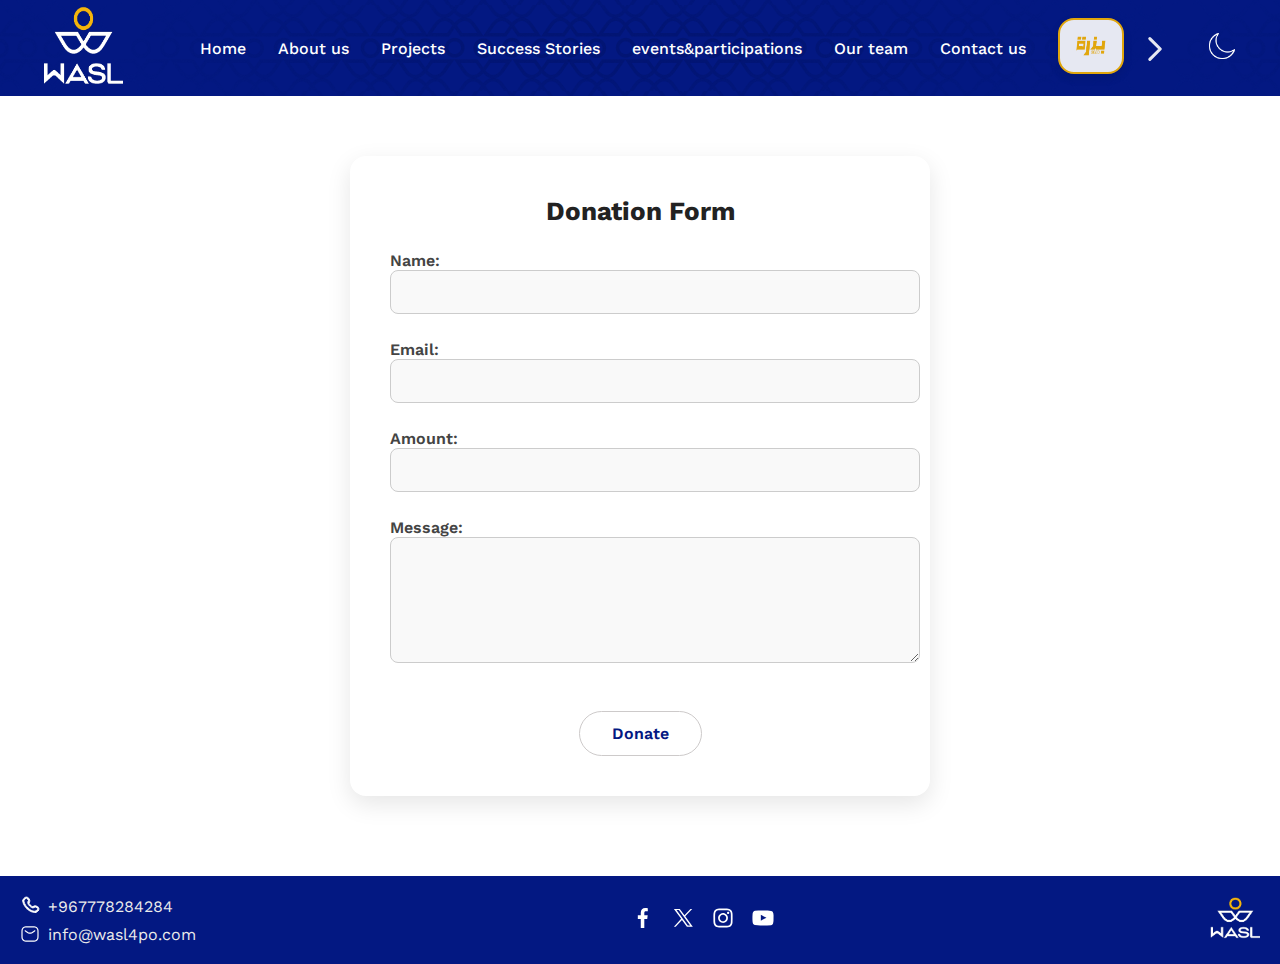
<file: Pages/donate.html>
<!DOCTYPE html>
<html lang="en">

<head>
    <meta charset="UTF-8" />
    <meta name="viewport" content="width=device-width, initial-scale=1.0" />
    <title>Wasl Org for Peace</title>

    <link rel="icon" type="image/png" href="Images/WASL-LOGO-RGB-ICON.png" />

    <link rel="stylesheet" href="../Css/main.css" />
    <link rel="stylesheet" href="../Css/donate.css">
    <link rel="preconnect" href="https://fonts.googleapis.com" />
    <link rel="preconnect" href="https://fonts.gstatic.com" crossorigin />
    <link href="https://fonts.googleapis.com/css2?family=Prata&family=Work+Sans:ital,wght@0,100..900;1,100..900&display=swap" rel="stylesheet" />
</head>

<body>
    <!-- The header section start here -->
    <header>
        <div class="top-bar">
            <a href="#">
                <img class="logo" src="../Images/WASL-LOGO-RGB-VERTICAL-WHITE.png" />
            </a>

            <nav>
                <ul class="nav-links">
                    <li><a href="../index.htm">Home</a></li>
                    <li><a href="/about\\">About us</a></li>
                    <li><a href="/projects">Projects</a></li>
                    <li><a href="/success-stories">Success Stories</a></li>
                    <li><a href="/get-involved">events&participations</a></li>
                    <li><a href="/contact-us">Our team</a></li>
                    <li><a href="/contact-us">Contact us</a></li>

                    <li class="seed-container">
                        <a href="https://seed.wasl4po.org/">
                            <img class="seed-logo" src="../Images/SEED_fab600.png" alt="seed businesswomen portal " />
                            <img class="arrow-icon" src="../Images/right-arrow-svgrepo-com.svg" alt="" />
                        </a>
                    </li>
                    <li id="darkModeToggle" class="dark-mode-toggle" onclick="toggleDarkMode()">
                        <img class="dark-icon" id="darkModeIcon" src="../Images/icons8-dark-mode-50.png" alt="Dark Mode Icon" /></li>
                </ul>
            </nav>
        </div>
    </header>
    <!-- The header end here -->


    <!-- main -->
    <main>
        <section>
            <div class="form-donate">
                <h2 style="text-align: center;">Donation Form</h2>
                <form id="donationForm">
                    <label>
    Name:
    <input type="text" name="name" required />
    <span class="error"></span>
  </label>
                    <label>
    Email:
    <input type="email" name="email" required />
    <span class="error"></span>
  </label>
                    <label>
    Amount:
    <input type="number" name="amount" required min="1" step="any" />
    <span class="error"></span>
  </label>
                    <label>
    Message:
    <textarea name="message"></textarea>
    <span class="error"></span>
  </label>
                    <button class="btn" type="submit">Donate</button>
                </form>
            </div>
        </section>
    </main>




    <!-- footer -->
    <footer class="footer">
        <div class="footer-row">
            <div class="footer-info">
                <div class="info-item">
                    <img src="../Images/phone-svgrepo-com.svg" alt="Phone" />
                    <a href="href=" tel:+967778284284 ""> +967778284284</a>
                </div>
                <div class="info-item">
                    <img src="../Images/email-white.svg" alt="Email" />
                    <a href="href=" mailto:info@wasl4po.com "">  info@wasl4po.com</a>

                </div>
            </div>


            <div class="footer-social">
                <a href="https://facebook.com/@Wasl4PO"><img src="../Images/facebook-white.svg" alt="Facebook" /></a>
                <a href="https://x.com/"><img src="../Images/twitter-x-white.svg" alt="Twitter" /></a>
                <a href="https://www.instagram.com/Wasl4PO"><img src="../Images/instagram-white.svg" alt="instagram" /></a>
                <a href="https://www.youtube.com/@wasl4poi815">
                    <img src="../Images/youtube-white.svg" alt="youtube" /></a>
            </div>


            <!--Logo -->
            <div class="footer-logo">
                <img src="../Images/WASL-LOGO-RGB-VERTICAL-WHITE.png" alt="Logo" />
            </div>
        </div>

    </footer>

    <script src="../Js/main.js"></script>
    <script src="../Js/donate.js"></script>
</body>

</html>
</file>
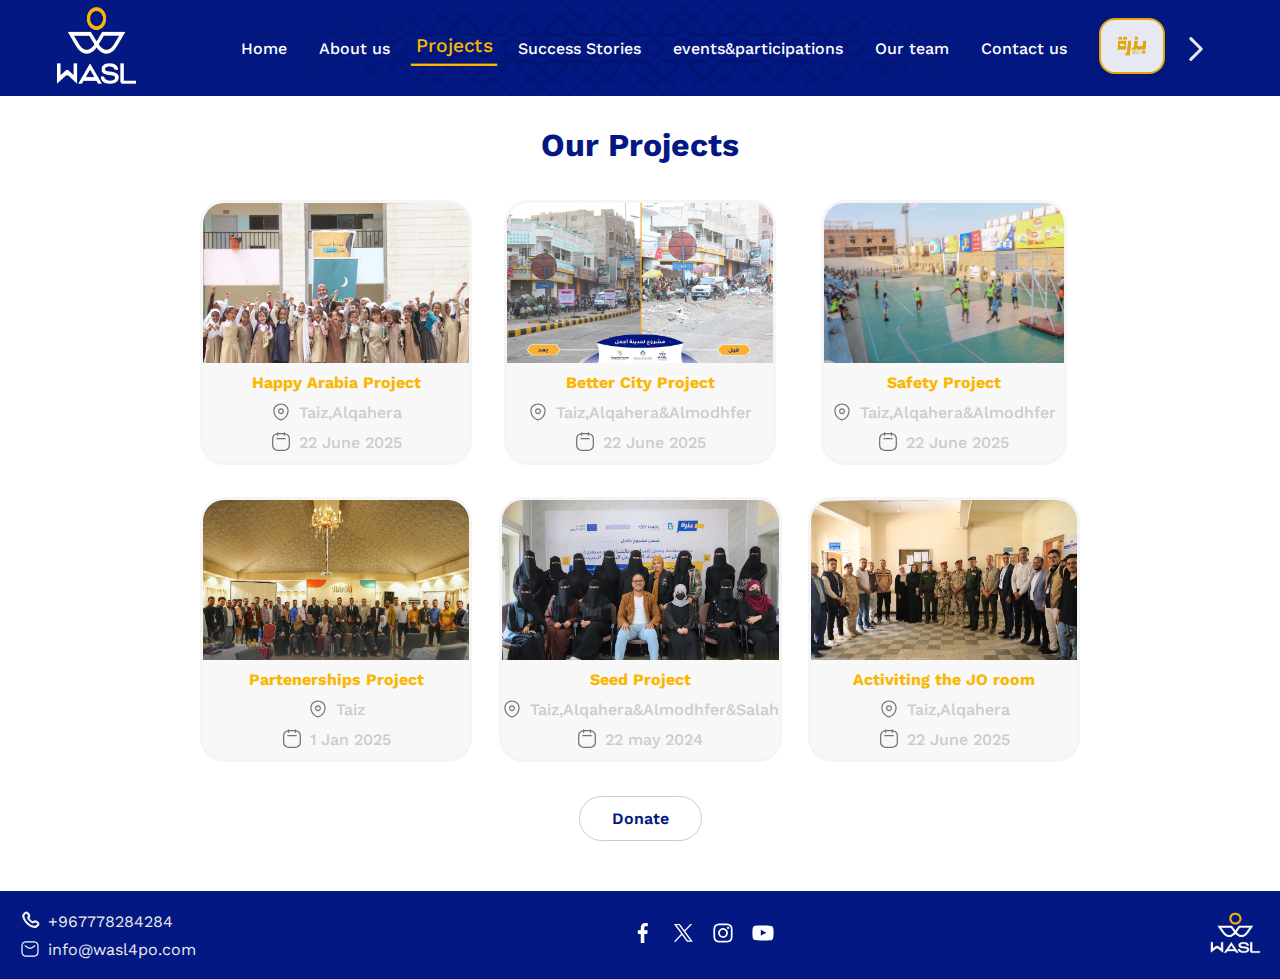
<file: Pages/projects.htm>
<!DOCTYPE html>
<html lang="en">

<head>
    <meta charset="UTF-8" />
    <meta name="viewport" content="width=device-width, initial-scale=1.0" />
    <title>Wasl Org for Peace</title>

    <link rel="icon" type="image/png" href="../Images/WASL-LOGO-RGB-ICON.png" />

    <link rel="stylesheet" href="../Css/main.css" />
    <link rel="stylesheet" href="../Css/about.css">
    <link rel="preconnect" href="https://fonts.googleapis.com" />
    <link rel="preconnect" href="https://fonts.gstatic.com" crossorigin />
    <link href="https://fonts.googleapis.com/css2?family=Prata&family=Work+Sans:ital,wght@0,100..900;1,100..900&display=swap" rel="stylesheet" />
</head>

<body>
    <!-- The header section start here -->
    <header>
        <div class="top-bar">
            <a href="#">
                <img class="logo" src="../Images/WASL-LOGO-RGB-VERTICAL-WHITE.png" />
            </a>

            <nav>
                <ul class="nav-links">
                    <li><a href="../index.htm">Home</a></li>
                    <li><a href="about.htm">About us</a></li>
                    <li><a href="#">Projects</a></li>
                    <li><a href="/success-stories">Success Stories</a></li>
                    <li><a href="/get-involved">events&participations</a></li>
                    <li><a href="/team">Our team</a></li>
                    <li><a href="/contactus">Contact us</a></li>

                    <li class="seed-container">
                        <a href="https://seed.wasl4po.org/">
                            <img class="seed-logo" src="../Images/SEED_fab600.png" alt="seed businesswomen portal " />
                            <img class="arrow-icon" src="../Images/right-arrow-svgrepo-com.svg" alt="" />
                        </a>
                    </li>
                </ul>
            </nav>
        </div>
    </header>
    <!-- The header end here -->

    <main>
        <section id="projects-section" class="projects-section">
            <h2 class="projects-title">Our Projects</h2>
            <div class="projects-cards">
                <div class="project-card">
                    <img src="../Images/FB_IMG_1750590318386.jpg.jpeg" alt="project 1" class="project-img" />
                    <h4 class="project-text">Happy Arabia Project</h4>
                    <div class="project-location">
                        <img src="../Images/pin.svg" alt="Location" class="project-icon" /> Taiz,Alqahera
                    </div>
                    <div class="project-date">
                        <img src="../Images/calendar.svg" alt="Date" class="project-icon" /> 22 June 2025
                    </div>
                </div>
                <div class="project-card">
                    <img src="../Images/FB_IMG_1750594080594.jpg.jpeg" alt="project 2" class="project-img" />
                    <h4 class="project-text">Better City Project</h4>
                    <div class="project-location">
                        <img src="../Images/pin.svg" alt="Location" class="project-icon" /> Taiz,Alqahera&Almodhfer
                    </div>
                    <div class="project-date">
                        <img src="../Images/calendar.svg" alt="Date" class="project-icon" /> 22 June 2025
                    </div>
                </div>
                <div class="project-card">
                    <img src="../Images/FB_IMG_1750603902576.jpg.jpeg" alt="project 3" class="project-img" />
                    <h4 class="project-text">Safety Project</h4>
                    <div class="project-location">
                        <img src="../Images/pin.svg" alt="Location" class="project-icon" /> Taiz,Alqahera&Almodhfer
                    </div>
                    <div class="project-date">
                        <img src="../Images/calendar.svg" alt="Date" class="project-icon" /> 22 June 2025
                    </div>
                </div>
                <div class="project-card">
                    <img src="../Images/FB_IMG_1750665672783.jpg.jpeg" alt="project 4" class="project-img" />
                    <h4 class="project-text">Partenerships Project</h4>
                    <div class="project-location">
                        <img src="../Images/pin.svg" alt="Location" class="project-icon" /> Taiz
                    </div>
                    <div class="project-date">
                        <img src="../Images/calendar.svg" alt="Date" class="project-icon" /> 1 Jan 2025
                    </div>
                </div>
                <div class="project-card">
                    <img src="../Images/FB_IMG_1750576853367-1.jpg.jpeg" alt="project 5" class="project-img" />
                    <h4 class="project-text">Seed Project</h4>
                    <div class="project-location">
                        <img src="../Images/pin.svg" alt="Location" class="project-icon" /> Taiz,Alqahera&Almodhfer&Salah
                    </div>
                    <div class="project-date">
                        <img src="../Images/calendar.svg" alt="Date" class="project-icon" /> 22 may 2024
                    </div>
                </div>
                <div class="project-card">
                    <img src="../Images/FB_IMG_1750160750435.jpg.jpeg" alt="project 6" class="project-img" />
                    <h4 class="project-text">Activiting the JO room</h4>
                    <div class="project-location">
                        <img src="../Images/pin.svg" alt="Location" class="project-icon" /> Taiz,Alqahera
                    </div>
                    <div class="project-date">
                        <img src="../Images/calendar.svg" alt="Date" class="project-icon" /> 22 June 2025
                    </div>
                </div>
            </div>
            <div class="btn-div"><button class="btn" onclick="goToDonate()">Donate</button></div>
        </section>
    </main>




    <!-- footer -->
    <footer class="footer">
        <div class="footer-row">
            <div class="footer-info">
                <div class="info-item">
                    <img src="../Images/phone-svgrepo-com.svg" alt="Phone" />
                    <a href="href=" tel:+967778284284 ""> +967778284284</a>
                </div>
                <div class="info-item">
                    <img src="../Images/email-white.svg" alt="Email" />
                    <a href="href=" mailto:info@wasl4po.com "">  info@wasl4po.com</a>

                </div>
            </div>

            <!-- Middle: Social Icons -->
            <div class="footer-social">
                <a href="https://facebook.com/@Wasl4PO"><img src="../Images/facebook-white.svg" alt="Facebook" /></a>
                <a href="https://x.com/"><img src="../Images/twitter-x-white.svg" alt="Twitter" /></a>
                <a href="https://www.instagram.com/Wasl4PO"><img src="../Images/instagram-white.svg" alt="instagram" /></a>
                <a href="https://www.youtube.com/@wasl4poi815">
                    <img src="../Images/youtube-white.svg" alt="youtube" /></a>
            </div>

            <!-- Right: Info -->
            <!--Logo -->

            <div class="footer-logo">
                <img src="../Images/WASL-LOGO-RGB-VERTICAL-WHITE.png" alt="Logo" />
            </div>
        </div>

    </footer>

    <script src="../Js/main.js"></script>
</body>

</html>
</file>
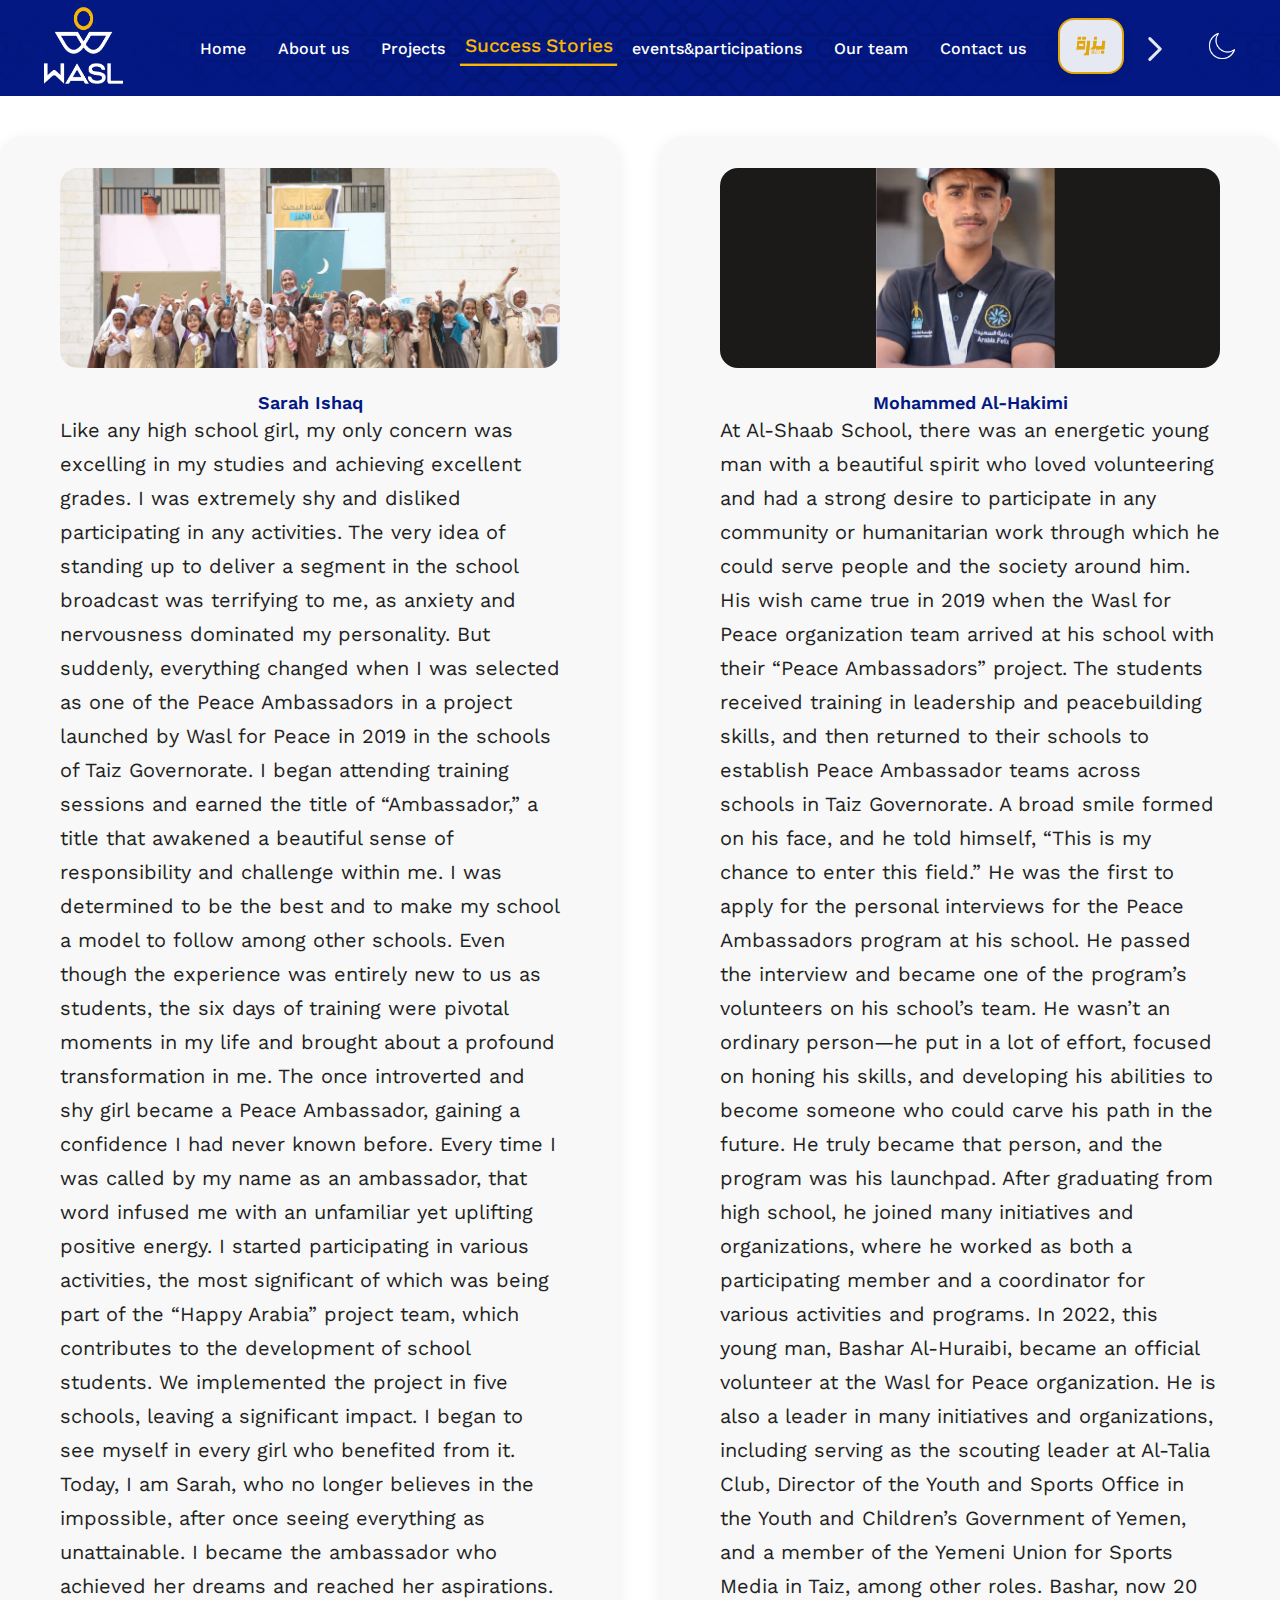
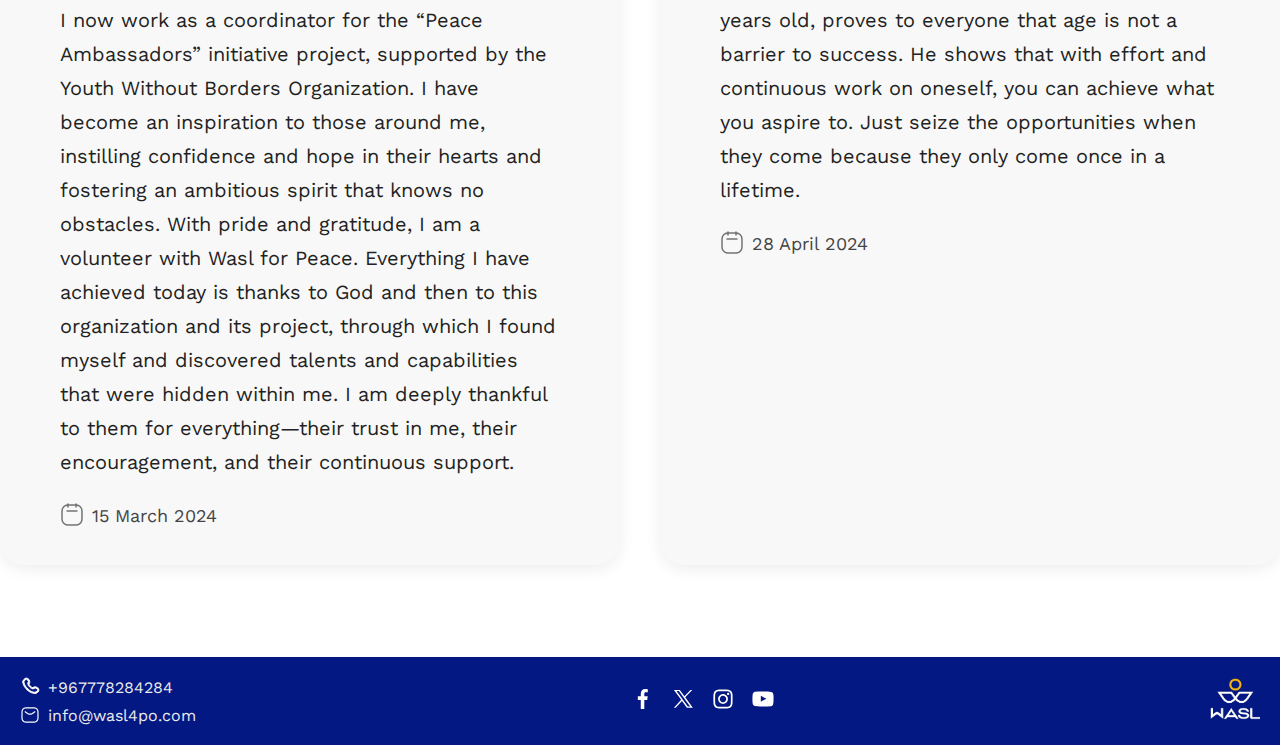
<file: Pages/success.htm>
<!DOCTYPE html>
<html lang="en">

<head>
    <meta charset="UTF-8" />
    <meta name="viewport" content="width=device-width, initial-scale=1.0" />
    <title>Wasl Org for Peace</title>

    <link rel="icon" type="image/png" href="../Images/WASL-LOGO-RGB-ICON.png" />

    <link rel="stylesheet" href="../Css/main.css" />
    <link rel="stylesheet" href="../Css/success.css">
    <link rel="preconnect" href="https://fonts.googleapis.com" />
    <link rel="preconnect" href="https://fonts.gstatic.com" crossorigin />
    <link href="https://fonts.googleapis.com/css2?family=Prata&family=Work+Sans:ital,wght@0,100..900;1,100..900&display=swap" rel="stylesheet" />
</head>

<body>
    <!-- The header section start here -->
    <header>
        <div class="top-bar">
            <a href="#">
                <img class="logo" src="../Images/WASL-LOGO-RGB-VERTICAL-WHITE.png" />
            </a>

            <nav>
                <ul class="nav-links">
                    <li><a href="../index.htm">Home</a></li>
                    <li><a href="about.htm">About us</a></li>
                    <li><a href="projects.htm">Projects</a></li>
                    <li><a href="#">Success Stories</a></li>
                    <li><a href="/get-involved">events&participations</a></li>
                    <li><a href="/team">Our team</a></li>
                    <li><a href="/contactus">Contact us</a></li>

                    <li class="seed-container">
                        <a href="https://seed.wasl4po.org/">
                            <img class="seed-logo" src="../Images/SEED_fab600.png" alt="seed businesswomen portal " />
                            <img class="arrow-icon" src="../Images/right-arrow-svgrepo-com.svg" alt="" />
                        </a>
                    </li>
                    <li id="darkModeToggle" class="dark-mode-toggle" onclick="toggleDarkMode()">
                        <img class="dark-icon" id="darkModeIcon" src="../Images/icons8-dark-mode-50.png" alt="Dark Mode Icon" /></li>
                </ul>
            </nav>
        </div>
    </header>
    <!-- The header end here -->

    <main>
        <section id="stories-section" class="stories-section">
            <div class="story-card">
                <img src="../Images/FB_IMG_1750590318386.jpg.jpeg" alt="Story 1" class="story-img" />
                <div class="story-person">
                    Sarah Ishaq
                </div>
                <div class="story-content">
                    <p class="story-desc">
                        Like any high school girl, my only concern was excelling in my studies and achieving excellent grades. I was extremely shy and disliked participating in any activities. The very idea of standing up to deliver a segment in the school broadcast was terrifying
                        to me, as anxiety and nervousness dominated my personality. But suddenly, everything changed when I was selected as one of the Peace Ambassadors in a project launched by Wasl for Peace in 2019 in the schools of Taiz Governorate.
                        I began attending training sessions and earned the title of “Ambassador,” a title that awakened a beautiful sense of responsibility and challenge within me. I was determined to be the best and to make my school a model to follow
                        among other schools. Even though the experience was entirely new to us as students, the six days of training were pivotal moments in my life and brought about a profound transformation in me. The once introverted and shy girl became
                        a Peace Ambassador, gaining a confidence I had never known before. Every time I was called by my name as an ambassador, that word infused me with an unfamiliar yet uplifting positive energy. I started participating in various activities,
                        the most significant of which was being part of the “Happy Arabia” project team, which contributes to the development of school students. We implemented the project in five schools, leaving a significant impact. I began to see
                        myself in every girl who benefited from it. Today, I am Sarah, who no longer believes in the impossible, after once seeing everything as unattainable. I became the ambassador who achieved her dreams and reached her aspirations.
                        I now work as a coordinator for the “Peace Ambassadors” initiative project, supported by the Youth Without Borders Organization. I have become an inspiration to those around me, instilling confidence and hope in their hearts and
                        fostering an ambitious spirit that knows no obstacles. With pride and gratitude, I am a volunteer with Wasl for Peace. Everything I have achieved today is thanks to God and then to this organization and its project, through which
                        I found myself and discovered talents and capabilities that were hidden within me. I am deeply thankful to them for everything—their trust in me, their encouragement, and their continuous support.
                    </p>
                    <div class="story-meta">
                        <div class="story-date">
                            <img src="../Images/calendar.svg" alt="Date" class="story-icon" /> 15 March 2024
                        </div>

                    </div>
                </div>
            </div>
            <div class="story-card">
                <img src="../Images/success.png" alt="Story 2" class="story-img" />
                <div class="story-person">
                    Mohammed Al-Hakimi
                </div>
                <div class="story-content">
                    <p class="story-desc">
                        At Al-Shaab School, there was an energetic young man with a beautiful spirit who loved volunteering and had a strong desire to participate in any community or humanitarian work through which he could serve people and the society around him. His wish came
                        true in 2019 when the Wasl for Peace organization team arrived at his school with their “Peace Ambassadors” project. The students received training in leadership and peacebuilding skills, and then returned to their schools to establish
                        Peace Ambassador teams across schools in Taiz Governorate. A broad smile formed on his face, and he told himself, “This is my chance to enter this field.” He was the first to apply for the personal interviews for the Peace Ambassadors
                        program at his school. He passed the interview and became one of the program’s volunteers on his school’s team. He wasn’t an ordinary person—he put in a lot of effort, focused on honing his skills, and developing his abilities
                        to become someone who could carve his path in the future. He truly became that person, and the program was his launchpad. After graduating from high school, he joined many initiatives and organizations, where he worked as both
                        a participating member and a coordinator for various activities and programs. In 2022, this young man, Bashar Al-Huraibi, became an official volunteer at the Wasl for Peace organization. He is also a leader in many initiatives
                        and organizations, including serving as the scouting leader at Al-Talia Club, Director of the Youth and Sports Office in the Youth and Children’s Government of Yemen, and a member of the Yemeni Union for Sports Media in Taiz, among
                        other roles. Bashar, now 20 years old, proves to everyone that age is not a barrier to success. He shows that with effort and continuous work on oneself, you can achieve what you aspire to. Just seize the opportunities when they
                        come because they only come once in a lifetime.
                    </p>
                    <div class="story-meta">
                        <div class="story-date">
                            <img src="../Images/calendar.svg" alt="Date" class="story-icon" /> 28 April 2024
                        </div>

                    </div>
                </div>
            </div>
        </section>
    </main>




    <!-- footer -->
    <footer class="footer">
        <div class="footer-row">
            <div class="footer-info">
                <div class="info-item">
                    <img src="../Images/phone-svgrepo-com.svg" alt="Phone" />
                    <a href="href=" tel:+967778284284 ""> +967778284284</a>
                </div>
                <div class="info-item">
                    <img src="../Images/email-white.svg" alt="Email" />
                    <a href="href=" mailto:info@wasl4po.com "">  info@wasl4po.com</a>

                </div>
            </div>

            <!-- Middle: Social Icons -->
            <div class="footer-social">
                <a href="https://facebook.com/@Wasl4PO"><img src="../Images/facebook-white.svg" alt="Facebook" /></a>
                <a href="https://x.com/"><img src="../Images/twitter-x-white.svg" alt="Twitter" /></a>
                <a href="https://www.instagram.com/Wasl4PO"><img src="../Images/instagram-white.svg" alt="instagram" /></a>
                <a href="https://www.youtube.com/@wasl4poi815">
                    <img src="../Images/youtube-white.svg" alt="youtube" /></a>
            </div>

            <!-- Right: Info -->
            <!--Logo -->

            <div class="footer-logo">
                <img src="../Images/WASL-LOGO-RGB-VERTICAL-WHITE.png" alt="Logo" />
            </div>
        </div>

    </footer>

    <script src="../Js/main.js"></script>
</body>

</html>
</file>
<file: Css/main.css>
* {
        padding: 0px;
        margin: 0px
    }
    
    html {
        scroll-behavior: smooth;
    }
    
     :root {
        --primary-color: #031882;
        --secondary-color: #fab600;
        --text-color: #ebebeb;
        --background-color: #f0f0f0;
        --font-size: 16px;
    }
    
    * {
        font-family: "Work Sans", sans-serif;
        font-size: var(--font-size);
        color: var(--text-color);
    }
    
    header {
        position: sticky;
        top: 0;
        z-index: 1000;
        width: 100%;
        background-color: var(--primary-color);
        background-image: url(../Images/pattern-bg-blue.png);
        background-position: center;
    }
    
    .top-bar {
        display: flex;
        justify-content: space-around;
        align-items: center;
        padding: 6px;
    }
    /* Mobile menu button */
    
    .mobile-menu-btn {
        display: none;
        flex-direction: column;
        justify-content: space-around;
        width: 30px;
        height: 30px;
        background: transparent;
        border: none;
        cursor: pointer;
        padding: 0;
    }
    
    .hamburger-line {
        width: 100%;
        height: 3px;
        background-color: var(--text-color);
        transition: all 0.3s ease;
        transform-origin: center;
    }
    
    .mobile-menu-btn.active .hamburger-line:nth-child(1) {
        transform: rotate(45deg) translate(7px, 7px);
    }
    
    .mobile-menu-btn.active .hamburger-line:nth-child(2) {
        opacity: 0;
    }
    
    .mobile-menu-btn.active .hamburger-line:nth-child(3) {
        transform: rotate(-45deg) translate(7px, -7px);
    }
    /* nav styles */
    
    .nav-links {
        list-style: none;
        display: flex;
        flex-direction: row;
        align-items: center;
        gap: 20px;
        padding: 7px;
    }
    
    a {
        display: inline;
        text-decoration: none;
        color: var(--text-color);
    }
    
    ul li {
        font-weight: 500;
    }
    
    .nav-links {
        list-style: none;
        display: flex;
        gap: 24px;
        padding: 0;
        margin: 0;
    }
    
    .nav-links li a {
        position: relative;
        text-decoration: none;
        font-weight: 500;
        color: #fff;
        font-size: 1rem;
        padding: 8px 4px;
        transition: color 0.3s ease, transform 0.3s ease;
        display: inline-block;
        transform-origin: center bottom;
    }
    
    .nav-links li:not(.seed-container)>a:hover,
    .nav-links li:not(.seed-container)>a.active {
        color: #fab600;
        transform: scale(1.2);
    }
    
    .nav-links li:not(.seed-container)>a::after {
        content: "";
        position: absolute;
        left: 0;
        bottom: 0;
        width: 0%;
        height: 2px;
        background-color: #fab600;
        transition: width 0.3s ease;
    }
    
    .nav-links li:not(.seed-container)>a:hover::after,
    .nav-links li:not(.seed-container)>a.active::after {
        width: 100%;
    }
    
    .logo {
        width: 80px;
        height: 80px;
    }
    
    .seed-logo {
        width: 30px;
        height: 20px;
        background-color: #fff;
        border: 2px solid #fab600;
        border-radius: 16px;
        padding: 16px;
        display: inline-block;
        box-shadow: 0 4px 10px rgba(0, 0, 0, 0.1);
        opacity: 0.9;
    }
    
    .arrow-icon {
        width: 50px;
        height: 50px;
        opacity: 0.9;
        /* position: absolute;
    left: 50px; */
    }
    
    .seed-container {
        display: flex;
        justify-content: center;
        align-items: center;
    }
    /* main section start */
    
    .hero {
        min-height: 60vh;
        background: url('../Images/group-buddies-relaxing-park.png') center/cover no-repeat;
        display: flex;
        align-items: center;
        justify-content: center;
        color: #fff;
        position: relative;
    }
    
    .hero::after {
        content: '';
        position: absolute;
        inset: 0;
        background: rgba(0, 0, 0, 0.4);
    }
    
    .hero-content {
        position: relative;
        z-index: 1;
        text-align: center;
    }
    
    .hero-content h1 {
        font-size: 30px;
        color: var(--text-color);
        padding-bottom: 20px;
    }
    
    button.btn {
        display: block;
        margin: 1.5rem auto 0 auto;
        padding: 0.75rem 2rem;
        color: var(--primary-color);
        border-radius: 30px;
        border: #cdcaca solid 1px;
        text-decoration: none;
        font-weight: 600;
        background: transparent;
        /* Or your preferred color */
        transition: background 0.2s;
        cursor: pointer;
    }
    
    button.btn:hover {
        background: var(--secondary-color);
        color: #fff;
    }
    
    .btn-div {
        padding: 10px;
    }
    /* about us  */
    
    .about-us-section {
        display: flex;
        justify-content: center;
        align-items: center;
        padding: 60px 0;
        background: #322d98;
        background-color: var(--primary-color);
        background-image: url(../Images/pattern-bg-blue.png);
        background-position: center;
    }
    
    .about-us-content {
        display: flex;
        flex-direction: row;
        max-width: 1100px;
        width: 100%;
        gap: 40px;
        align-items: center;
    }
    
    .about-us-text {
        flex: 1;
    }
    
    .about-us-text h1 {
        font-size: 2.2rem;
        color: var(--secondary-color);
        margin-bottom: 18px;
    }
    
    .about-us-text p {
        font-size: var(--font-size);
        color: var(--text-color);
    }
    
    .about-us-images {
        flex: 1;
        display: flex;
        flex-direction: row-reverse;
        gap: 20px;
        align-items: flex-end;
    }
    
    .about-img,
    .about-gif {
        max-width: 300px;
        width: 100%;
    }
    
    .about-gif {
        position: relative;
        top: -50px;
    }
    /* our projects  */
    
    .projects-section {
        padding: 20px 200px;
        background: #fff;
        text-align: center;
        margin: 10px 0;
    }
    
    .projects-title {
        font-size: 32px;
        color: var(--primary-color);
        margin-bottom: 36px;
    }
    
    .projects-cards {
        display: grid;
        grid-template-columns: repeat(auto-fit, minmax(220px, 1fr));
        gap: 32px;
        justify-items: center;
        padding: 0;
        margin: 0;
        /* display: flex; */
    }
    
    .project-card {
        background: #f8f8f8;
        border-radius: 24px;
        padding: 0;
        min-width: 220px;
        max-width: 300px;
        display: flex;
        flex-direction: column;
        align-items: center;
        border: 3px solid whitesmoke;
        font-weight: 500;
        overflow: hidden;
    }
    
    .project-card img {
        transition: transform 0.9s ease-in-out;
    }
    
    .project-card img:hover {
        transform: scale(1.1);
    }
    
    .project-img {
        width: 100%;
        height: 160px;
        object-fit: cover;
        display: block;
    }
    
    .project-text {
        text-align: left;
        padding: 10px;
        font-size: var(--font-size);
        color: var(--secondary-color);
    }
    
    .project-location,
    .project-date {
        display: flex;
        align-items: center;
        justify-content: center;
        margin-bottom: 10px;
        font-size: 16px;
        color: #cdcaca;
    }
    
    .project-icon {
        width: 20px;
        height: 20px;
        margin-right: 8px;
    }
    /* impact of org */
    
    .impact-section {
        padding: 50px 30px;
        background: #fff;
        text-align: center;
    }
    
    .impact-title {
        font-size: 32px;
        color: var(--primary-color);
        margin-bottom: 36px;
    }
    
    .impact-cards {
        display: grid;
        grid-template-columns: repeat(4, 1fr);
        gap: 10px;
        justify-items: center;
    }
    
    .impact-card {
        background: #f8f8f8;
        border-radius: 18px;
        box-shadow: 0 4px 16px rgba(0, 0, 0, 0.07);
        padding: 32px 18px;
        display: flex;
        flex-direction: column;
        align-items: center;
        min-width: 160px;
        max-width: 220px;
        border: rgb(226, 226, 226) solid 1px;
    }
    
    .impact-icon {
        width: 48px;
        height: 48px;
        margin-bottom: 18px;
    }
    
    .impact-number {
        font-size: 36px;
        font-weight: bold;
        color: var(--secondary-color);
        margin-bottom: 10px;
    }
    
    .impact-text {
        font-size: 17px;
        color: #222;
    }
    
    .impact-card {
        opacity: 0;
        transform: scale(0.8);
        transition: opacity 0.6s cubic-bezier(.4, 0, .2, 1), transform 0.6s cubic-bezier(.4, 0, .2, 1);
    }
    
    .impact-card.visible {
        opacity: 1;
        transform: scale(1);
    }
    /* parterners of the org */
    
    .partners-section {
        padding: 50px 30px;
        background: #fff;
        text-align: center;
    }
    
    .partners-title {
        font-size: 32px;
        color: var(--primary-color);
        margin-bottom: 36px;
    }
    
    .partners-cards {
        display: grid;
        grid-template-columns: repeat(auto-fit, minmax(120px, 2fr));
        gap: 32px;
        justify-items: center;
        display: flex;
        justify-content: space-around;
        flex-wrap: wrap;
        padding: 1px;
    }
    
    .partner-card {
        background: #f8f8f8;
        border-radius: 50px 20px 20px 20px;
        box-shadow: 0 4px 16px rgba(0, 0, 0, 0.07);
        padding: 0px;
        min-width: 120px;
        max-width: 160px;
        border: 2px solid var(--secondary-color);
        display: flex;
        align-items: center;
        justify-content: center;
        height: 120px;
        overflow: hidden;
    }
    
    .partner-card img {
        width: 100%;
        height: 100%;
        object-fit: cover;
        border-radius: 0;
        overflow: hidden;
        display: block;
    }
    
    .partner-card img {
        transition: transform 0.9s ease-in-out;
    }
    
    .partner-card img:hover {
        transform: scale(1.1);
    }
    /* map  */
    
    .location-wrapper {
        display: flex;
        flex-direction: column;
        align-items: center;
        justify-content: center;
        text-align: center;
        margin: 30px;
        background-color: rgb(253, 244, 226);
        border-radius: 50px;
    }
    
    .location-header {
        display: flex;
        align-items: center;
        gap: 10px;
        margin-bottom: 20px;
        direction: rtl;
        justify-content: center;
    }
    
    .location-icon {
        width: 40px;
        height: 40px;
    }
    
    .location-title {
        font-family: Arial, sans-serif;
        color: #333;
        margin: 0;
        font-size: 1.5em;
    }
    
    .map-container {
        width: 400px;
        height: 400px;
        overflow: hidden;
        border-radius: 10%;
        box-shadow: 0 4px 12px rgba(0, 0, 0, 0.2);
        margin-top: 15px;
    }
    
    .map-container iframe {
        width: 100%;
        height: 100%;
        border: 0;
    }
    /* footer styles */
    
    .footer {
        background-color: var(--primary-color);
        color: #fff;
        padding: 20px;
        font-family: sans-serif;
        margin-top: 20px;
    }
    
    .footer-row {
        display: flex;
        justify-content: space-between;
        align-items: center;
        flex-wrap: wrap;
    }
    
    .footer-logo img {
        width: 50px;
    }
    
    .footer-info {
        display: flex;
        flex-direction: column;
        gap: 8px;
    }
    
    .footer-info .info-item {
        display: flex;
        align-items: center;
        gap: 8px;
    }
    
    .footer-info img {
        width: 20px;
        height: 20px;
        color: #ebebeb;
    }
    
    .footer-social {
        display: flex;
        gap: 16px;
        align-items: center;
    }
    
    .footer-social img {
        width: 24px;
        height: 24px;
        filter: brightness(0) invert(1);
        transition: transform 0.3s ease;
    }
    
    .footer-social img:hover {
        transform: scale(1.2);
    }
    /* media Q */
    
    @media (max-width: 900px) {
        .impact-cards {
            grid-template-columns: repeat(2, 1fr);
            gap: 24px;
        }
    }
    
    @media (max-width: 600px) {
        .impact-cards {
            grid-template-columns: 1fr;
            gap: 16px;
        }
        .impact-card {
            padding: 20px 10px;
        }
    }
    
    @media (max-width: 900px) {
        .about-us-content {
            flex-direction: column;
            align-items: flex-start;
            gap: 30px;
        }
        .about-us-images {
            align-items: flex-start;
        }
    }
    
    body.dark-mode {
        background: #181818;
        color: #ebebeb;
    }
    
    body.dark-mode header,
    body.dark-mode .top-bar,
    body.dark-mode .footer,
    body.dark-mode .projects-section,
    body.dark-mode .about-us-section,
    body.dark-mode .impact-section,
    body.dark-mode .partners-section,
    body.dark-mode .stories-section,
    body.dark-mode .location-wrapper {
        background: #181818;
        color: #ebebeb;
    }
    
    body.dark-mode .project-card,
    body.dark-mode .impact-card,
    body.dark-mode .partner-card,
    body.dark-mode .story-card {
        background: #232323;
        color: #ebebeb;
        border-color: #fab600;
    }
    
    body.dark-mode .project-text,
    body.dark-mode .impact-title,
    body.dark-mode .partners-title,
    body.dark-mode .about-us-text h1,
    body.dark-mode .story-desc,
    body.dark-mode .story-person,
    body.dark-mode .location-title {
        color: #fab600;
    }
    
    .dark-icon {
        width: 30px;
        height: 30px;
        background-color: none;
    }
    /* Additional responsive styles for mobile devices */
    /* Mobile Navigation */
    
    @media (max-width: 768px) {
        .top-bar {
            flex-direction: column;
            padding: 10px;
            gap: 15px;
        }
        .nav-links {
            flex-direction: column;
            gap: 15px;
            text-align: center;
            width: 100%;
        }
        .nav-links li {
            width: 100%;
        }
        .logo {
            width: 60px;
            height: 60px;
        }
        .seed-logo {
            width: 25px;
            height: 15px;
            padding: 12px;
        }
        .arrow-icon {
            width: 40px;
            height: 40px;
        }
    }
    /* Hero section responsive */
    
    @media (max-width: 768px) {
        .hero {
            min-height: 50vh;
            padding: 20px;
        }
        .hero-content h1 {
            font-size: 24px;
            padding-bottom: 15px;
        }
        .hero-content p {
            font-size: 14px;
            padding: 0 10px;
        }
    }
    /* About us section responsive */
    
    @media (max-width: 768px) {
        .about-us-section {
            padding: 40px 20px;
        }
        .about-us-content {
            flex-direction: column;
            gap: 20px;
            padding: 0 10px;
        }
        .about-us-text h1 {
            font-size: 1.8rem;
            text-align: center;
        }
        .about-us-text p {
            font-size: 14px;
            text-align: center;
            line-height: 1.6;
        }
        .about-us-images {
            flex-direction: column;
            align-items: center;
            gap: 15px;
        }
        .about-img,
        .about-gif {
            max-width: 250px;
        }
        .about-gif {
            top: 0;
        }
    }
    /* Projects section responsive */
    
    @media (max-width: 768px) {
        .projects-section {
            padding: 20px 15px;
        }
        .projects-title {
            font-size: 24px;
            margin-bottom: 24px;
        }
        .projects-cards {
            grid-template-columns: 1fr;
            gap: 20px;
        }
        .project-card {
            max-width: 100%;
            min-width: auto;
        }
    }
    /* Impact section responsive */
    
    @media (max-width: 480px) {
        .impact-section {
            padding: 30px 15px;
        }
        .impact-title {
            font-size: 24px;
            margin-bottom: 24px;
        }
        .impact-cards {
            grid-template-columns: 1fr;
            gap: 15px;
        }
        .impact-card {
            padding: 20px 15px;
            min-width: auto;
            max-width: 100%;
        }
        .impact-number {
            font-size: 28px;
        }
        .impact-text {
            font-size: 15px;
        }
    }
    /* Partners section responsive */
    
    @media (max-width: 768px) {
        .partners-section {
            padding: 30px 15px;
        }
        .partners-title {
            font-size: 24px;
            margin-bottom: 24px;
        }
        .partners-cards {
            justify-content: center;
            gap: 20px;
        }
        .partner-card {
            min-width: 100px;
            max-width: 120px;
            height: 100px;
        }
    }
    /* Map section responsive */
    
    @media (max-width: 768px) {
        .location-wrapper {
            margin: 20px 10px;
            padding: 20px;
        }
        .location-title {
            font-size: 1.2em;
        }
        .location-icon {
            width: 30px;
            height: 30px;
        }
        .map-container {
            width: 100%;
            max-width: 350px;
            height: 300px;
        }
    }
    /* Footer responsive */
    
    @media (max-width: 768px) {
        .footer {
            padding: 15px;
        }
        .footer-row {
            flex-direction: column;
            gap: 20px;
            text-align: center;
        }
        .footer-info {
            order: 2;
            align-items: center;
        }
        .footer-social {
            order: 1;
            justify-content: center;
        }
        .footer-logo {
            order: 3;
        }
        .footer-logo img {
            width: 40px;
        }
    }
    /* Small mobile devices */
    
    @media (max-width: 480px) {
        .nav-links {
            gap: 10px;
        }
        .nav-links li a {
            font-size: 0.9rem;
            padding: 6px 3px;
        }
        .hero-content h1 {
            font-size: 20px;
        }
        .about-us-text h1 {
            font-size: 1.5rem;
        }
        .projects-title,
        .impact-title,
        .partners-title {
            font-size: 20px;
        }
    }
    /* Landscape orientation for mobile */
    
    @media (max-width: 768px) and (orientation: landscape) {
        .hero {
            min-height: 40vh;
        }
        .nav-links {
            flex-direction: row;
            flex-wrap: wrap;
            justify-content: center;
            gap: 10px;
        }
        .top-bar {
            flex-direction: row;
            justify-content: space-between;
        }
    }
    
    @media print {
        .mobile-menu-btn,
        .nav-container {
            display: none !important;
        }
        .hero {
            min-height: 30vh;
        }
        * {
            color: #000 !important;
            background: #fff !important;
        }
    }
    /* Tablets */
    
    @media (max-width: 768px) {
        .mobile-menu-btn {
            display: flex;
        }
    }
    
    ;
</file>
<file: Css/donate.css>
@import url("../Css/main.css");
main {
    padding: 60px 20px;
}

.form-donate {
    max-width: 500px;
    background-color: #ffffff;
    margin: 0 auto;
    padding: 40px;
    border-radius: 16px;
    box-shadow: 0 8px 24px rgba(0, 0, 0, 0.1);
    transition: box-shadow 0.3s ease-in-out;
}

.form-donate:hover {
    box-shadow: 0 12px 28px rgba(0, 0, 0, 0.15);
}

.form-donate h2 {
    font-size: 26px;
    margin-bottom: 25px;
    color: #222;
}

label {
    font-weight: 600;
    margin-bottom: 6px;
    display: block;
    color: #444;
}

input,
textarea {
    width: 100%;
    padding: 12px 14px;
    margin-bottom: 20px;
    font-size: 15px;
    color: #222;
    background-color: #f9f9f9;
    border: 1px solid #ccc;
    border-radius: 8px;
    transition: border-color 0.2s ease, box-shadow 0.2s ease;
}

input::placeholder,
textarea::placeholder {
    color: #999;
    font-style: italic;
}

input:focus,
textarea:focus {
    border-color: #007bff;
    background-color: #fff;
    outline: none;
    box-shadow: 0 0 0 3px rgba(0, 123, 255, 0.15);
}

textarea {
    resize: vertical;
    min-height: 100px;
}

@media (max-width: 600px) {
    .form-row {
        flex-direction: column;
        align-items: stretch;
    }
    label {
        flex: unset;
        margin-bottom: 6px;
    }
}
/* Additional responsive styles for donate page */
@media (max-width: 768px) {
    main {
        padding: 40px 15px;
    }
    
    .form-donate {
        max-width: 100%;
        padding: 30px 20px;
        margin: 0 10px;
    }
    
    .form-donate h2 {
        font-size: 22px;
        text-align: center;
        margin-bottom: 20px;
    }
}

@media (max-width: 480px) {
    main {
        padding: 20px 10px;
    }
    
    .form-donate {
        padding: 20px 15px;
        margin: 0 5px;
        border-radius: 12px;
    }
    
    .form-donate h2 {
        font-size: 20px;
        margin-bottom: 15px;
    }
    
    input,
    textarea {
        padding: 10px 12px;
        margin-bottom: 15px;
        font-size: 14px;
    }
    
    label {
        font-size: 14px;
        margin-bottom: 4px;
    }
    
    textarea {
        min-height: 80px;
    }
}
</file>
<file: Css/about.css>
.video-container {
    display: flex;
    justify-content: center;
    align-items: center;
    margin: 2rem auto;
    max-width: 800px;
    border-radius: 10px;
    overflow: hidden;
    box-shadow: 0 5px 15px rgba(0, 0, 0, 0.1);
}

.video-container iframe {
    width: 100%;
    height: 450px;
    border: none;
}

/* Responsive styles for about page */
@media (max-width: 768px) {
    .video-container {
        margin: 1rem 10px;
        max-width: 100%;
    }
    
    .video-container iframe {
        height: 250px;
    }
}

@media (max-width: 480px) {
    .video-container {
        margin: 1rem 5px;
    }
    
    .video-container iframe {
        height: 200px;
    }
}
</file>
<file: Css/success.css>
.stories-section {
                    width: 100vw;
                    padding: 40px 0;
                    background: #fff;
                    display: flex;
                    flex-direction: row;
                    gap: 40px;
                }
                
                .story-card {
                    width: 100vw;
                    max-width: 100vw;
                    background: #f8f8f8;
                    border-radius: 24px;
                    box-shadow: 0 4px 16px rgba(0, 0, 0, 0.07);
                    display: flex;
                    flex-direction: column;
                    align-items: center;
                    margin-bottom: 32px;
                    padding: 32px 0;
                }
                
                .story-img {
                    width: 50vw;
                    /* Half the page width */
                    max-width: 500px;
                    /* Optional: limit max size */
                    height: 200px;
                    object-fit: cover;
                    border-radius: 18px;
                    margin-bottom: 24px;
                }
                
                .story-content {
                    width: 50vw;
                    max-width: 500px;
                    display: flex;
                    flex-direction: column;
                    align-items: flex-start;
                }
                
                .story-desc {
                    font-size: 20px;
                    color: #222;
                    margin-bottom: 24px;
                    line-height: 1.7;
                }
                
                .story-meta {
                    display: flex;
                    flex-direction: column;
                    gap: 10px;
                }
                
                .story-date {
                    display: flex;
                    align-items: center;
                    font-size: 18px;
                    color: #444;
                    margin-bottom: 6px;
                }
                
                .story-icon {
                    width: 24px;
                    height: 24px;
                    margin-right: 8px;
                }
                
                .story-person {
                    font-size: 18px;
                    color: var(--primary-color);
                    font-weight: 600;
                }
</file>
